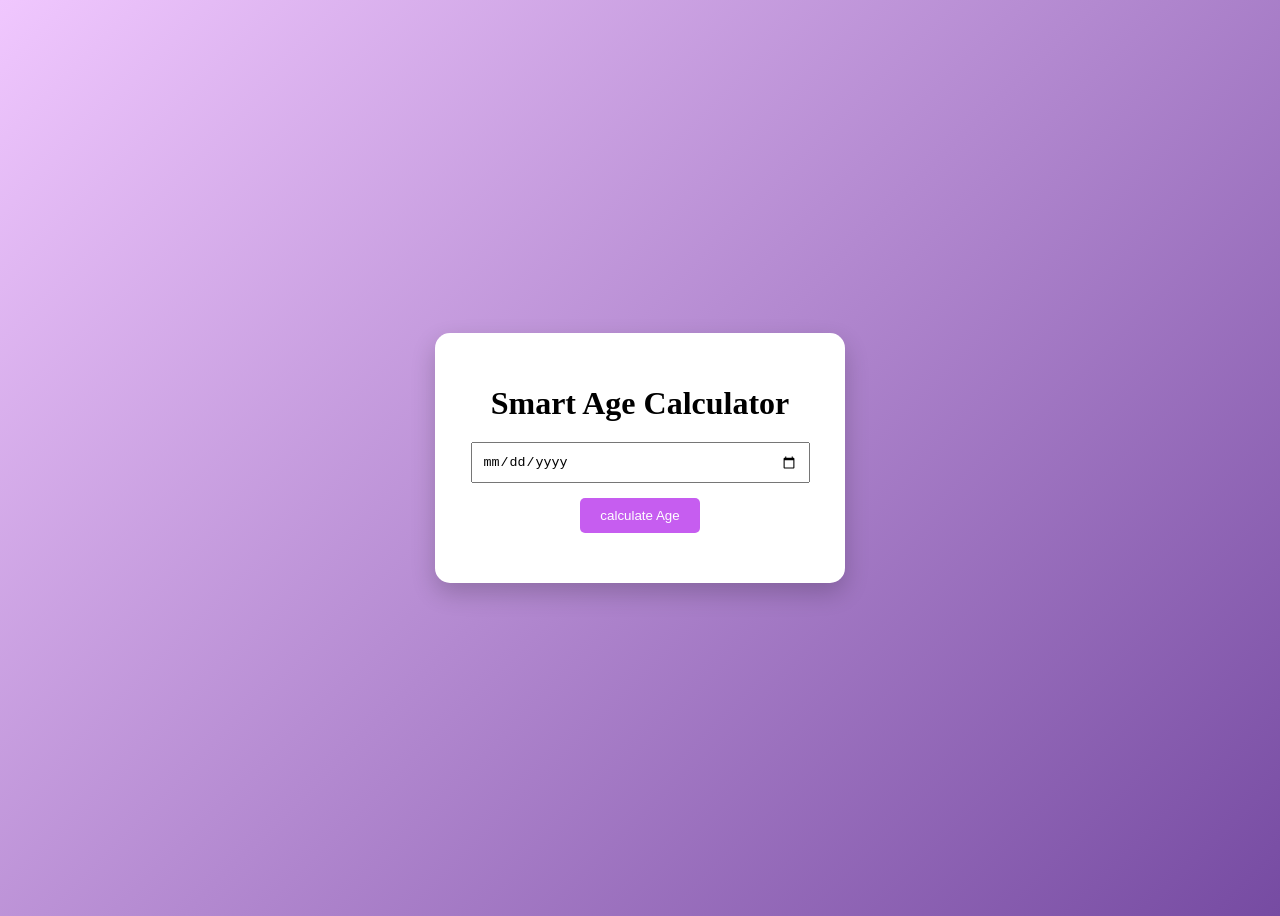
<file: Age_Calculator/index.html>
<!DOCTYPE html>
<html lang="en">
<head>
    <meta charset="UTF-8">
    <meta name="viewport" content="width=device-width, initial-scale=1.0">
    <title>Document</title>
    <link rel="stylesheet" href="style.css">
</head>
<body>
    <div class="container">
        <h1>Smart Age Calculator</h1>
        <input type="date" id="dob">
        <button onclick="calculateAge()">calculate Age</button>
        <div id="result"></div>
    </div>
    <script src="script.js"></script>
</body>
</html>
</file>
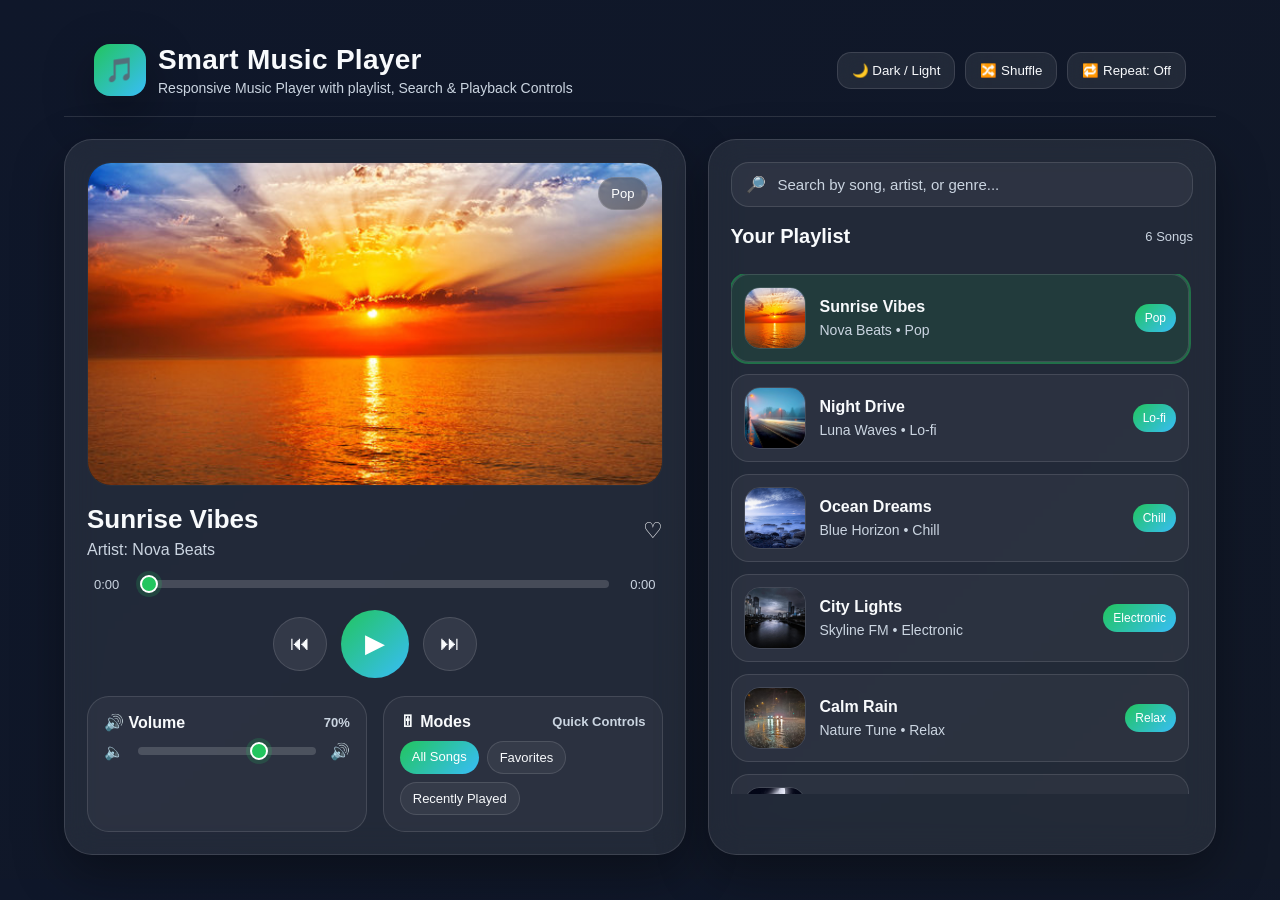
<file: Music_Player/index.html>
<!DOCTYPE html>
<html lang="en">
<head>
  <meta charset="UTF-8" />
  <meta name="viewport" content="width=device-width, initial-scale=1.0" />
  <title>Smart Music Player</title>
  <link rel="stylesheet" href="style.css" />
</head>
<body>
  <div class="container">
    <div class="header">
      <div class="brand">
        <div class="logo">🎵</div>
        <div class="title-wrap">
          <h1>Smart Music Player</h1>
          <p> Responsive Music Player with playlist, Search & Playback Controls</p>
        </div>
      </div>

      <div class="top-actions">
        <button class="btn" id="themeBtn">🌙 Dark / Light</button>
        <button class="btn" id="shuffleBtn">🔀 Shuffle</button>
        <button class="btn" id="repeatBtn">🔁 Repeat: Off</button>
      </div>
    </div>

    <div class="grid">
      <div class="card player">
        <div class="cover">
          <img id="coverImg" src="images/cover1.jpg" alt="Cover" />
          <div class="badge" id="genreBadge">Pop</div>
        </div>

        <div class="song-meta">
          <div>
            <h2 id="songTitle">Sunrise Vibes</h2>
            <p id="songArtist">Artist: Nova Beats</p>
          </div>
          <div class="heart" id="favBtn" title="Add to Favorites">♡</div>
        </div>

        <div class="progress-wrap">
          <div class="time" id="currentTime">0:00</div>
          <input type="range" id="progress" value="0" min="0" max="100" />
          <div class="time" id="duration">0:00</div>
        </div>

        <div class="controls">
          <button class="circle" id="prevBtn" title="Previous">⏮</button>
          <button class="circle play-main" id="playBtn" title="Play / Pause">▶</button>
          <button class="circle" id="nextBtn" title="Next">⏭</button>
        </div>

        <div class="bottom-tools">
          <div class="tool-box">
            <div class="tool-head">
              <span>🔊 Volume</span>
              <span class="small" id="volumeText">70%</span>
            </div>
            <div class="tool-row">
              <span>🔈</span>
              <input type="range" id="volume" min="0" max="1" step="0.01" value="0.7" />
              <span>🔊</span>
            </div>
          </div>

          <div class="tool-box">
            <div class="tool-head">
              <span>🎚 Modes</span>
              <span class="small">Quick Controls</span>
            </div>
            <div class="status">
              <div class="pill" id="allSongsPill">All Songs</div>
              <div class="pill" id="favoritesPill">Favorites</div>
              <div class="pill" id="recentPill">Recently Played</div>
            </div>
          </div>
        </div>
        
        <audio id="audio"></audio>
      </div>

      <div class="card sidebar">
        <div class="search">
          <span>🔎</span>
          <input type="text" id="searchInput" placeholder="Search by song, artist, or genre..." />
        </div>

        <div class="section-title">
          <h3>Your Playlist</h3>
          <span class="small" id="songCount">6 Tracks</span>
        </div>

        <div class="playlist" id="playlist"></div>
      </div>
    </div>

  </div>

  <script src="script.js"></script>
</body>
</html>
</file>
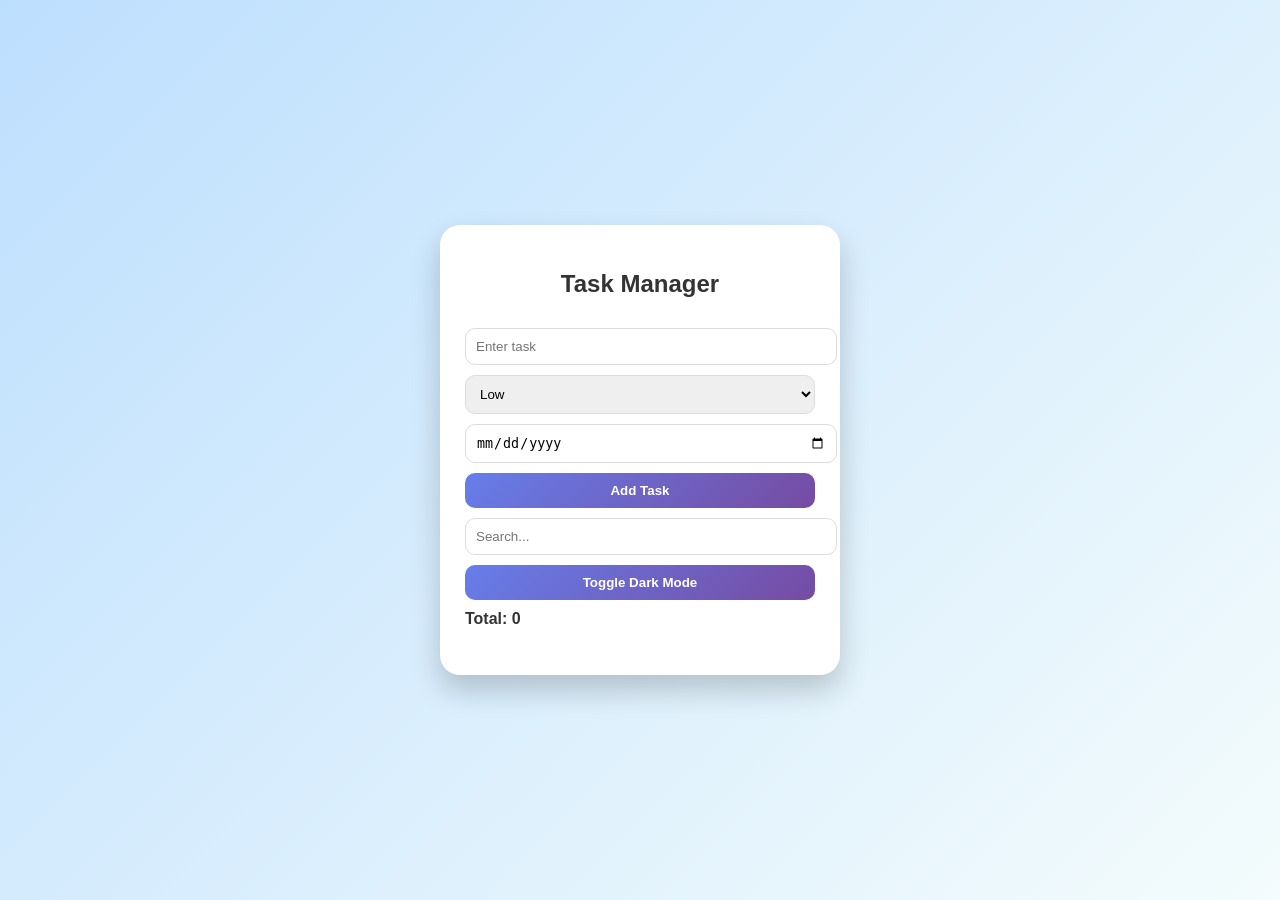
<file: To-Do-List/index.html>
<!DOCTYPE html>
<html lang="en">
<head>
<meta charset="UTF-8">
<meta name="viewport" content="width=device-width, initial-scale=1.0">
<title>To-Do-List</title>
<link rel="stylesheet" href="style.css">
</head>
<body>
<div class="container" id="app">
    <h2>Task Manager</h2>
    <input type="text" id="taskInput" placeholder="Enter task">
    <select id="priority">
        <option value="low">Low</option>
        <option value="medium">Medium</option>
        <option value="high">High</option>
    </select>
    <input type="date" id="date">
    <button onclick="addTask()">Add Task</button>
    <input type="text" id="search" placeholder="Search..." onkeyup="renderTasks()">
    <button onclick="toggleDarkMode()">Toggle Dark Mode</button>

    <h4 id="count"></h4>

    <div id="taskList"></div>
</div>

<script src="script.js"></script>
</body>
</html>
</file>
<file: Age_Calculator/style.css>
body{
    background: linear-gradient(135deg,#f0c7fe, #764ba2);
    display: flex;
    justify-content: center;
    align-items: center;
    height: 100vh;
}

.container{
    background: white;
    padding: 30px;
    border-radius: 15px;
    text-align: center;
    width:350px;
    box-shadow: 0 10px 25px rgba(0,0,0,0.2);
}

h1{
    margin-bottom: 20px;
}

input { 
    padding: 10px;
    width: 90%;
    margin-bottom: 15px;
}

button{
    padding: 10px 20px;
    border:none;
    background-color: #c65df0;
    color: white;
    border-radius: 5px;
    cursor: pointer;
}

button:hover{
    background: #5a67d8;
}

#result{
    margin-top: 20px;
    font-weight: bold;
}
</file>
<file: Music_Player/style.css>
:root{
  --bg1:#0f172a;
  --bg2:#111827;
  --card:rgba(255,255,255,0.08);
  --text:#f8fafc;
  --muted:#cbd5e1;
  --accent:#22c55e;
  --accent2:#38bdf8;
  --border:rgba(255,255,255,0.12);
  --shadow:0 18px 50px rgba(0,0,0,.35);
}

body.light{
  --bg1:#f8fafc;
  --bg2:#e2e8f0;
  --card:rgba(255,255,255,0.8);
  --text:#0f172a;
  --muted:#475569;
  --accent:#16a34a;
  --accent2:#0284c7;
  --border:rgba(15,23,42,0.08);
  --shadow:0 18px 40px rgba(2,8,23,.12);
}

*{ box-sizing:border-box; }
html,body{ margin:0; padding:0; font-family:Segoe UI, Arial, sans-serif; color:var(--text); }

body{
  margin: 0;
  font-family: 'Poppins', sans-serif;
  background: linear-gradient(135deg, var(--bg1), var(--bg2));
  color: var(--text);
  transition: all .25s ease;
}

.container{
  max-width:1200px;
  margin:0 auto;
  padding:24px;
}

.header{
  display:flex;
  align-items:center;
  justify-content:space-between;
  padding:20px 30px;
  border-bottom: 1px solid var(--border);
  margin-bottom:22px;
}

.brand{
  display:flex;
  align-items:center;
  gap:12px;
}

.logo{
  width:52px;
  height:52px;
  border-radius:16px;
  background:linear-gradient(135deg,var(--accent),var(--accent2));
  display:grid;
  place-items:center;
  font-size:24px;
  box-shadow:var(--shadow);
}

.title-wrap h1{
  margin:0;
  font-size:28px;
  letter-spacing:.3px;
}

.title-wrap p{
  margin:4px 0 0;
  color:var(--muted);
  font-size:14px;
}

.top-actions{
  display:flex;
  gap:10px;
  flex-wrap:wrap;
}

.btn{
  border:none;
  outline:none;
  cursor:pointer;
  padding:10px 14px;
  border-radius:14px;
  background:var(--card);
  color:var(--text);
  border:1px solid var(--border);
  backdrop-filter:blur(10px);
  transition:.2s ease;
}

.btn:hover{
  transform:translateY(-2px);
  box-shadow:var(--shadow);
}

.grid{
  display:grid;
  grid-template-columns: 1.1fr .9fr;
  gap:22px;
}

.card{
  background:var(--card);
  border:1px solid var(--border);
  border-radius:28px;
  padding:22px;
  backdrop-filter:blur(16px);
  box-shadow:var(--shadow);
}

.player{
  display:flex;
  flex-direction:column;
  gap:18px;
}

.cover{
  width:100%;
  aspect-ratio:16/9;
  border-radius:24px;
  overflow:hidden;
  border:1px solid var(--border);
  background:#0b1220;
  position:relative;
}

.cover img{
  width:100%;
  height:100%;
  object-fit:cover;
  display:block;
}

.badge{
  position:absolute;
  top:14px;
  right:14px;
  background:rgba(0,0,0,.35);
  color:#fff;
  padding:8px 12px;
  border-radius:999px;
  font-size:13px;
  border:1px solid rgba(255,255,255,.15);
  backdrop-filter:blur(10px);
}

.song-meta{
  display:flex;
  align-items:center;
  justify-content:space-between;
  gap:12px;
  flex-wrap:wrap;
}

.song-meta h2{
  margin:0;
  font-size:26px;
}

.song-meta p{
  margin:6px 0 0;
  color:var(--muted);
}

.heart{
  font-size:22px;
  cursor:pointer;
  user-select:none;
  transition:transform .15s ease;
}

.heart:hover{
  transform:scale(1.1);
}

.heart.active{
  color:#ef4444;
}

.progress-wrap{
  display:flex;
  align-items:center;
  gap:12px;
}

.time{
  width:48px;
  text-align:center;
  font-size:13px;
  color:var(--muted);
}

input[type="range"]{
  -webkit-appearance:none;
  appearance:none;
  width:100%;
  height:8px;
  border-radius:999px;
  background:rgba(255,255,255,.16);
  outline:none;
  cursor:pointer;
}

input[type="range"]::-webkit-slider-thumb{
  -webkit-appearance:none;
  appearance:none;
  width:18px;
  height:18px;
  border-radius:50%;
  background:var(--accent);
  border:2px solid #fff;
  box-shadow:0 0 0 4px rgba(34,197,94,.18);
}

.controls{
  display:flex;
  align-items:center;
  justify-content:center;
  gap:14px;
  flex-wrap:wrap;
}

  .control-btn {
  width: 58px;
  height: 58px;
  border-radius: 50%;
  border: none;
  background: rgba(255,255,255,0.08);
  color: var(--text);
  cursor: pointer;
  transition: 0.3s ease;
}

.control-btn:hover {
  transform: scale(1.08);
  box-shadow: 0 0 14px rgba(255,255,255,0.15);
}

.play-btn {
  width: 72px;
  height: 72px;
  background: linear-gradient(135deg, #67f5da, #5ad0ff);
  color: #111;
  font-size: 24px;
  font-weight: bold;
}

.circle{
  width:54px;
  height:54px;
  border-radius:50%;
  display:grid;
  place-items:center;
  font-size:20px;
  background:var(--card);
  border:1px solid var(--border);
  color:var(--text);
  cursor:pointer;
  transition:.2s ease;
}

.circle:hover{
  transform:translateY(-2px) scale(1.03);
  box-shadow:var(--shadow);
}

.play-main{
  width:68px;
  height:68px;
  font-size:26px;
  background:linear-gradient(135deg,var(--accent),var(--accent2));
  color:white;
  border:none;
}

.bottom-tools{
  display:grid;
  grid-template-columns:1fr 1fr;
  gap:16px;
}

.tool-box{
  background:rgba(255,255,255,.04);
  border:1px solid var(--border);
  border-radius:22px;
  padding:16px;
}

.tool-head{
  display:flex;
  justify-content:space-between;
  align-items:center;
  margin-bottom:10px;
  font-weight:600;
}

.tool-row{
  display:flex;
  align-items:center;
  gap:12px;
}

.status{
  display:flex;
  gap:8px;
  flex-wrap:wrap;
  margin-top:10px;
}

.pill{
  padding:8px 12px;
  border-radius:999px;
  border:1px solid var(--border);
  background:rgba(255,255,255,.05);
  font-size:13px;
  cursor:pointer;
  user-select:none;
}

.pill.active{
  background:linear-gradient(135deg,var(--accent),var(--accent2));
  color:#fff;
  border:none;
}

.sidebar{
  display:flex;
  flex-direction:column;
  gap:18px;
}

.search{
  display:flex;
  align-items:center;
  gap:10px;
  background:rgba(255,255,255,.05);
  border:1px solid var(--border);
  border-radius:18px;
  padding:12px 14px;
}

.search input{
  width:100%;
  border:none;
  outline:none;
  background:transparent;
  color:var(--text);
  font-size:15px;
}

.section-title{
  display:flex;
  align-items:center;
  justify-content:space-between;
  margin-bottom:8px;
}

.section-title h3{
  margin:0;
  font-size:20px;
}


  .search-box {
  width: 100%;
  padding: 14px 18px;
  border-radius: 14px;
  border: 1px solid var(--border);
  background: rgba(255,255,255,0.04);
  color: var(--text);
  font-size: 15px;
  outline: none;
  transition: 0.3s ease;
}
.search input::placeholder,
.search-box::placeholder {
  color: var(--muted);
}

.search-box:focus {
  border-color: #65f5d3;
  box-shadow: 0 0 12px rgba(101,245,211,0.25);
}
.small{
  color:var(--muted);
  font-size:13px;
}

.song-item {
  display: flex;
  align-items: center;
  gap: 14px;
  padding: 14px;
  border-radius: 18px;
  background: rgba(255,255,255,0.04);
  margin-bottom: 12px;
  transition: all 0.3s ease;
  cursor: pointer;
}

.song-item:hover {
  transform: translateY(-2px);
  background: rgba(255,255,255,0.07);
}

.song-item.active {
  border: 1px solid rgba(101,245,211,0.4);
  box-shadow: 0 0 18px rgba(101,245,211,0.12);
}
.playlist{
  display:flex;
  flex-direction:column;
  gap:12px;
  max-height:520px;
  overflow:auto;
  padding-right:4px;
}

.track{
  display:flex;
  align-items:center;
  gap:14px;
  padding:12px;
  border-radius:18px;
  border:1px solid var(--border);
  background:rgba(255,255,255,.04);
  cursor:pointer;
  transition:.18s ease;
}

.track:hover{
  transform:translateY(-2px);
  box-shadow:var(--shadow);
}

.track.active{
  outline:2px solid rgba(34,197,94,.45);
  background:rgba(34,197,94,.12);
}

.track img{
  width:62px;
  height:62px;
  object-fit:cover;
  border-radius:16px;
  flex-shrink:0;
  border:1px solid var(--border);
}

.track-info{
  min-width:0;
  flex:1;
}

.track-info h4{
  margin:0 0 6px;
  font-size:16px;
  white-space:nowrap;
  overflow:hidden;
  text-overflow:ellipsis;
}

.track-info p{
  margin:0;
  color:var(--muted);
  font-size:14px;
  white-space:nowrap;
  overflow:hidden;
  text-overflow:ellipsis;
}

.tag{
  font-size:12px;
  color:#fff;
  padding:7px 10px;
  border-radius:999px;
  background:linear-gradient(135deg,var(--accent),var(--accent2));
  white-space:nowrap;
}

.footer-note{
  margin-top:20px;
  text-align:center;
  color:var(--muted);
  font-size:13px;
}

@media (max-width: 980px){
  .grid{
    grid-template-columns:1fr;
  }

  .bottom-tools{
    grid-template-columns:1fr;
  }

  .song-meta h2{
    font-size:22px;
  }
}

@media (max-width: 640px){
  .container{
    padding:16px;
  }

  .header{
    flex-direction:column;
    align-items:stretch;
  }

  .brand{
    justify-content:center;
  }

  .top-actions{
    justify-content:center;
  }

  .title-wrap h1{
    font-size:24px;
    text-align:center;
  }

  .title-wrap p{
    text-align:center;
  }

  .card{
    padding:18px;
    border-radius:24px;
  }

  .cover{
    aspect-ratio:4/3;
  }

  .track img{
    width:56px;
    height:56px;
  }

  .circle{
    width:50px;
    height:50px;
  }

  .play-main{
    width:62px;
    height:62px;
  }
}
</file>
<file: To-Do-List/style.css>
body {
    font-family: 'Segoe UI', sans-serif;
    background: linear-gradient(135deg, #bddffe, #f4fcfc);
    display: flex;
    justify-content: center;
    align-items: center;
    height: 100vh;
    margin: 0;
}
.container {
    background: #ffffff;
    padding: 25px;
    border-radius: 20px;
    width: 350px;
    box-shadow: 0 15px 30px rgba(0,0,0,0.2);
}
h2 {
    text-align: center;
    color: #333;
}
input, select {
    width: 100%;
    padding: 10px;
    margin-top: 10px;
    border-radius: 10px;
    border: 1px solid #ddd;
    outline: none;
}
button {
    width: 100%;
    padding: 10px;
    margin-top: 10px;
    border-radius: 10px;
    border: none;
    background: linear-gradient(135deg, #667eea, #764ba2);
    color: white;
    font-weight: bold;
    cursor: pointer;
    transition: 0.3s;
}
button:hover {
    transform: scale(1.05);
    opacity: 0.9;
}
.task {
    background: #f9fafb;
    margin-top: 10px;
    padding: 12px;
    border-radius: 12px;
    display: flex;
    justify-content: space-between;
    align-items: center;
}
.high { border-left: 5px solid #ff4d4d; }
.medium { border-left: 5px solid #ffb84d; }
.low { border-left: 5px solid #4CAF50; }
.completed {
    text-decoration: line-through;
    opacity: 0.6;
}
.actions button {
    width: auto;
    padding: 5px 8px;
    font-size: 12px;
    margin-left: 5px;
    border-radius: 6px;
}
.dark {
    background: #121212;
    color: white;
}
.dark .container {
    background: #1e1e1e;
}
.dark input,
.dark select {
    background: #2c2c2c;
    color: white;
    border: 1px solid #555;
}
body.dark {
    background: #121212;
    color: white;
}
.dark h2 {
    color: white;
}
#count {
    color: #333;
    font-weight: bold;
    margin-top: 10px;
}
.dark #count {
    color: white;
}
.dark .task {
    background: #2a2a2a;
}
</file>
